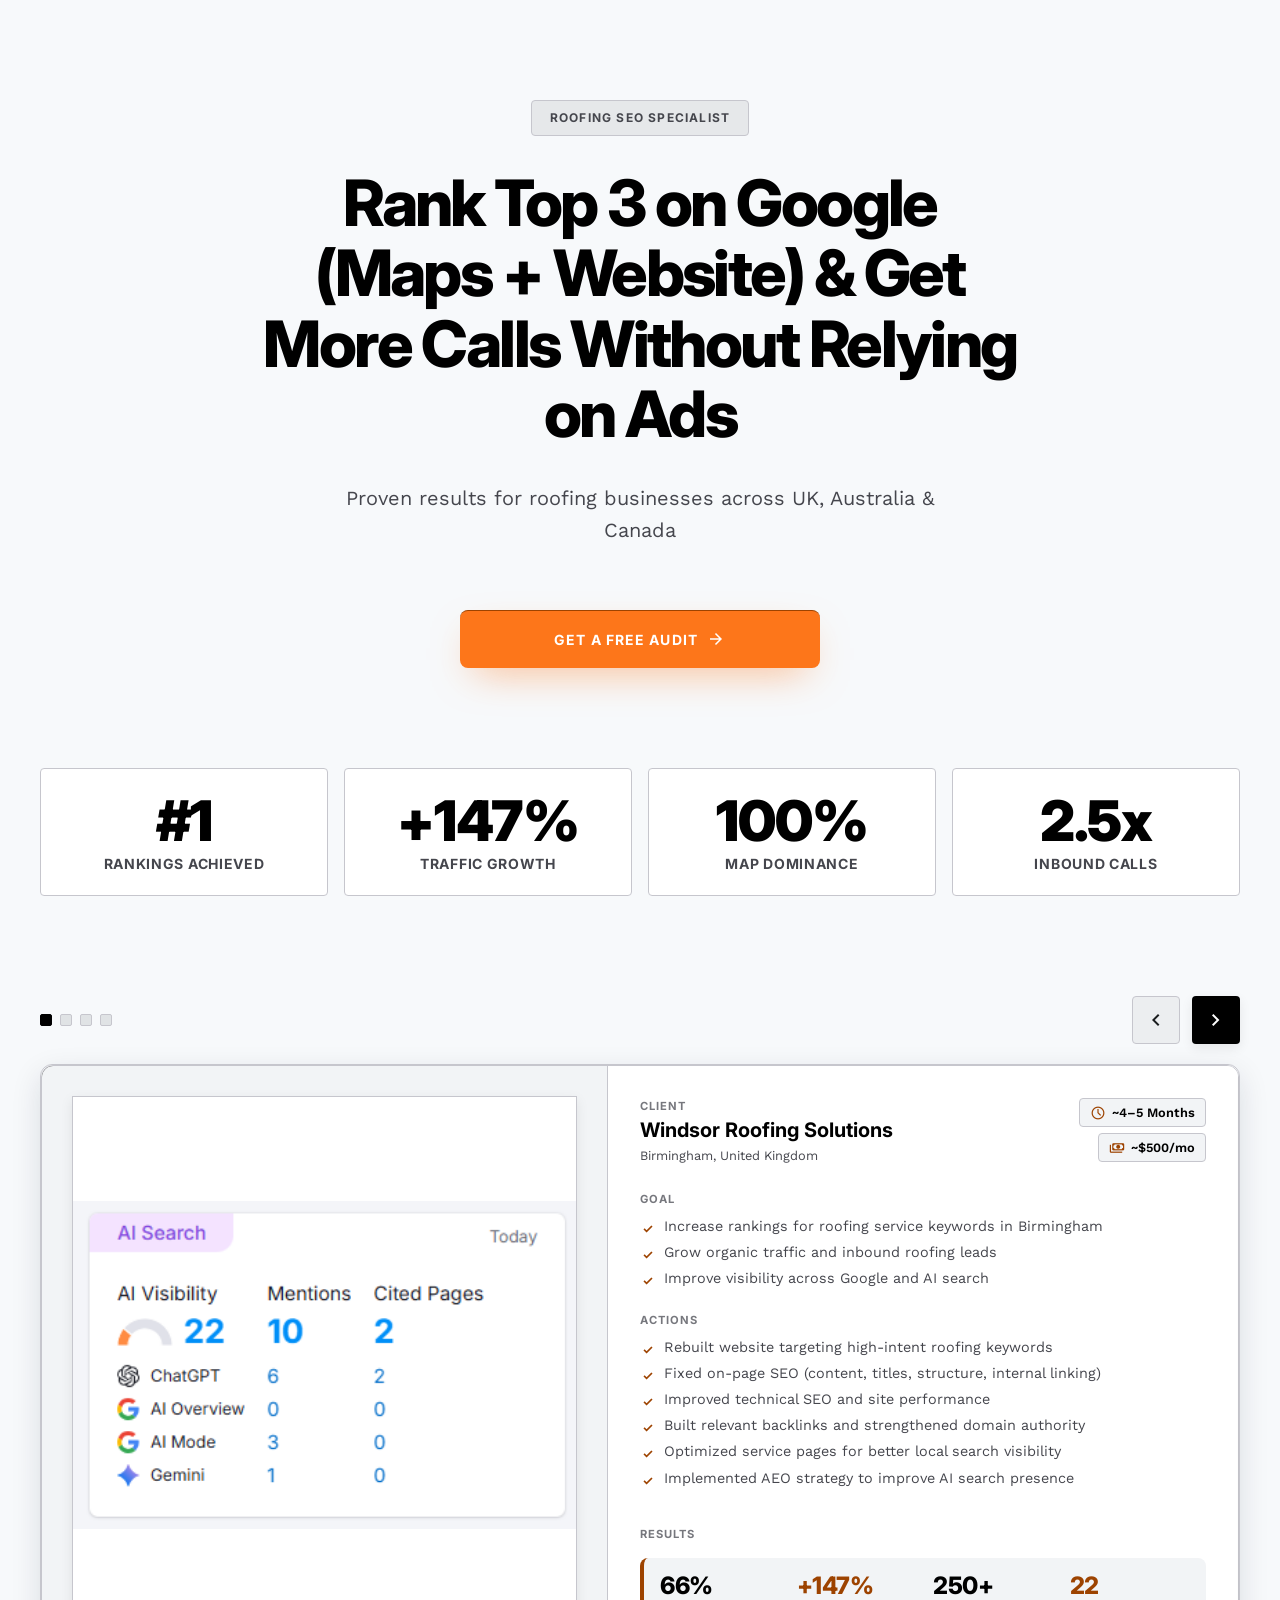
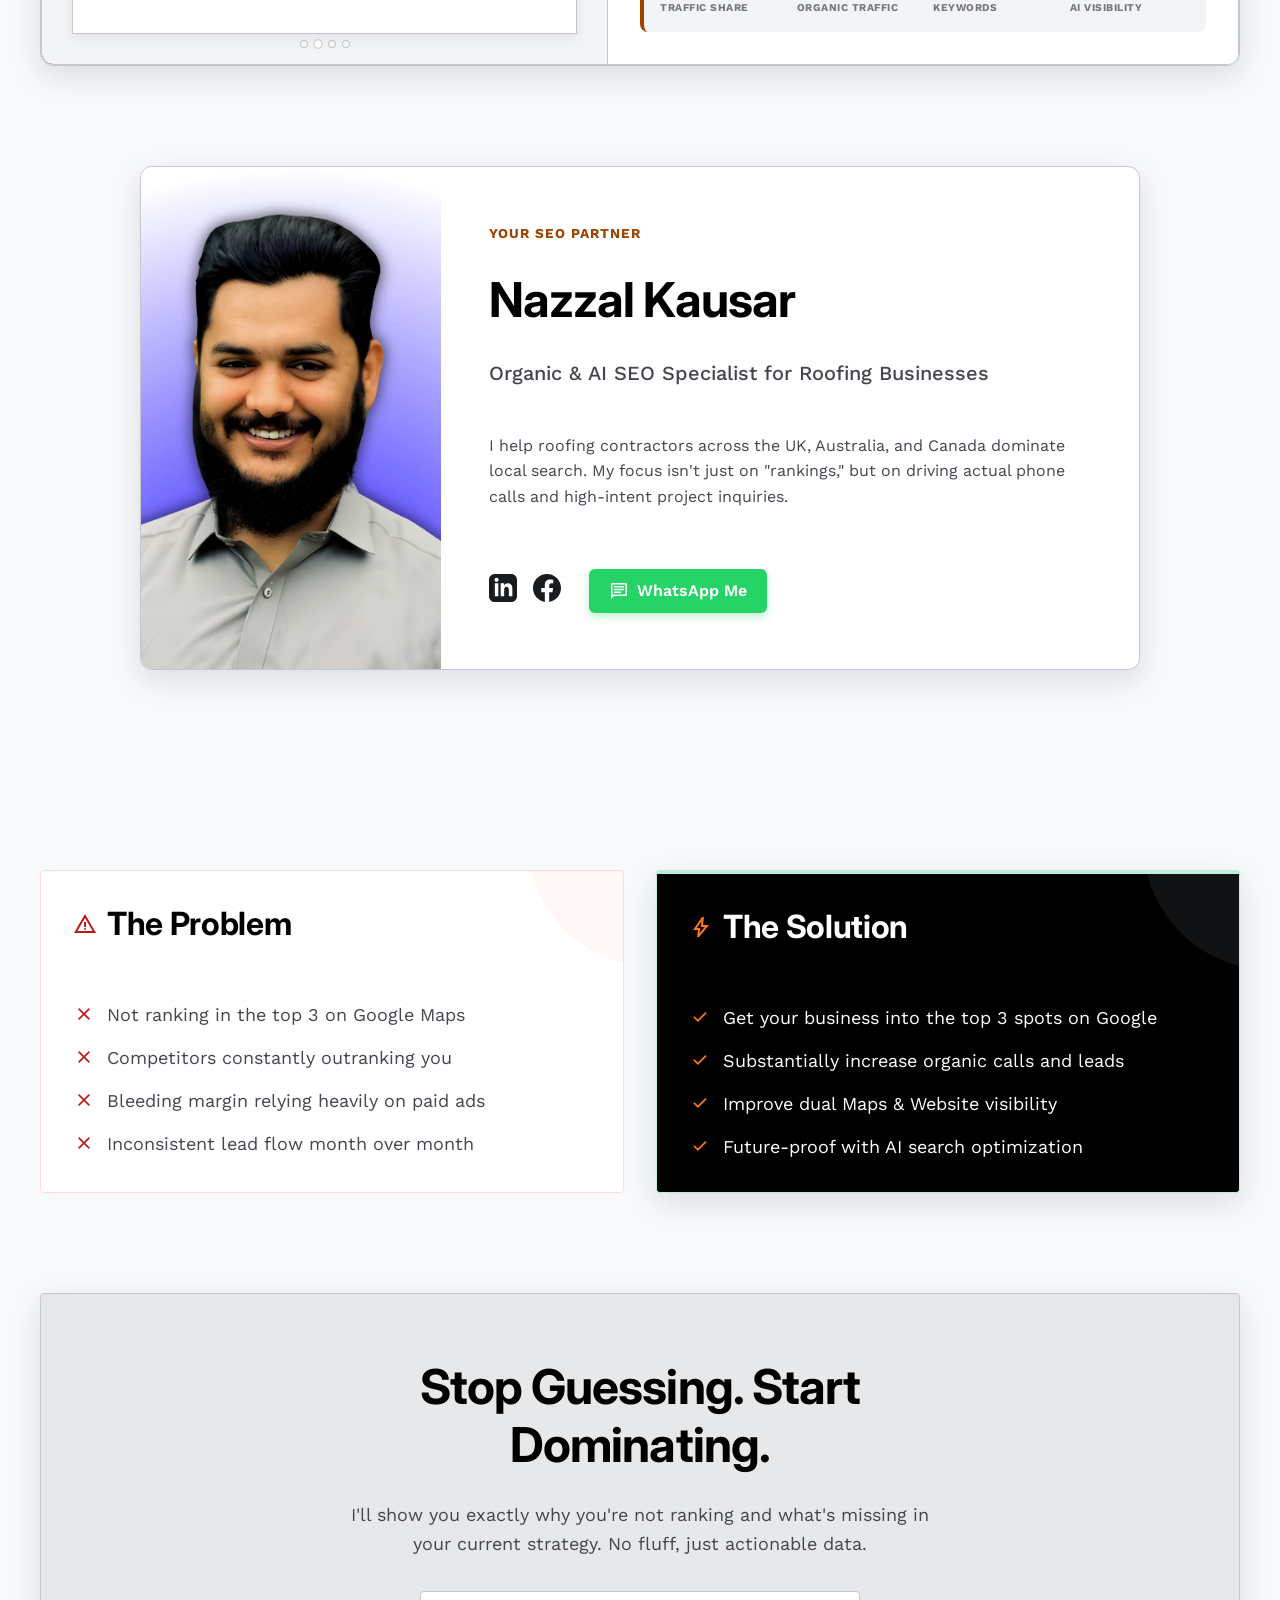
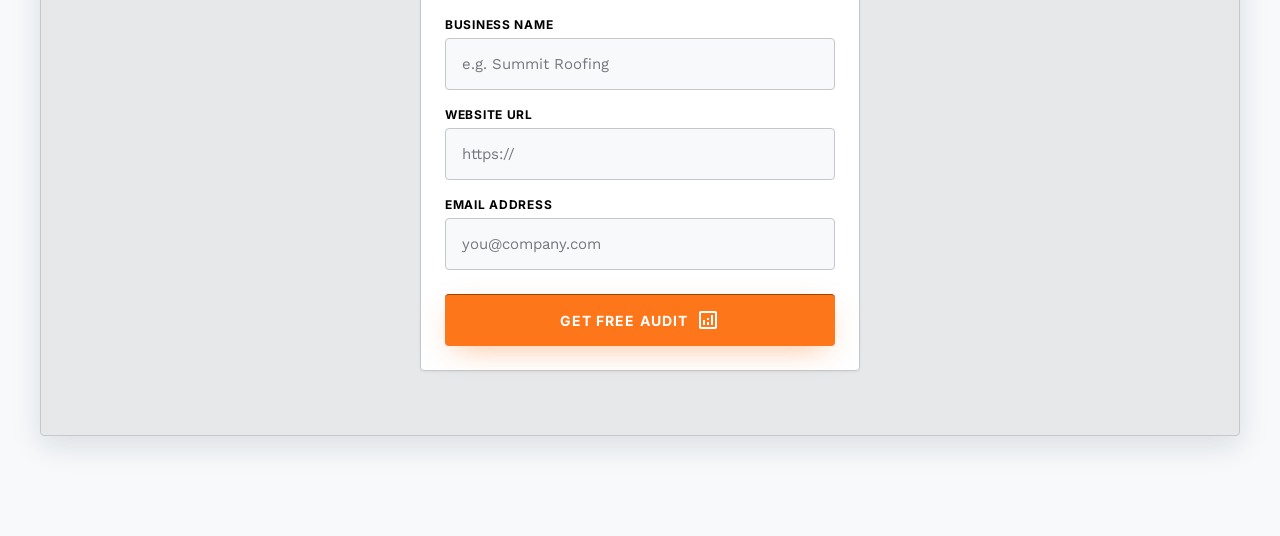
<file: index.html>
<!DOCTYPE html>
<html lang="en">

<head>
  <meta charset="utf-8" />
  <meta name="viewport" content="width=device-width, initial-scale=1.0" />
  <title>Roofing SEO Specialist - Rank Top 3 on Google Maps & Website</title>
  <meta name="description"
    content="Proven SEO results for roofing businesses. Rank top 3 on Google Maps, organic search, and AI search. Case studies from UK, Australia, Canada & USA." />
  <link rel="stylesheet" href="styles.css" />
  <link
    href="https://fonts.googleapis.com/css2?family=Inter:wght@400;600;700;800;900&family=Work+Sans:wght@400;500;600&display=swap"
    rel="stylesheet" />
  <link href="https://fonts.googleapis.com/css2?family=Material+Symbols+Outlined:wght,FILL@100..700,0..1&display=swap"
    rel="stylesheet" />
</head>

<body>

  <main class="main-container">

    <!-- ============================
       1. HERO SECTION
       ============================ -->
    <section class="hero" id="hero">
      <div class="hero__inner">
        <span class="hero__badge">Roofing SEO Specialist</span>
        <h1 class="font-h1 hero__title">Rank Top 3 on Google (Maps + Website) &amp; Get More Calls Without Relying on
          Ads</h1>
        <p class="hero__subtitle font-body-lg">Proven results for roofing businesses across UK, Australia &amp; Canada
        </p>
      </div>
      <a class="btn-cta" href="#audit" id="hero-cta">
        GET A FREE AUDIT
        <span class="material-symbols-outlined arrow-icon">arrow_forward</span>
      </a>
    </section>

    <!-- ============================
       2. PROOF STRIP
       ============================ -->
    <section class="proof-strip" id="proof-strip">
      <div class="proof-card animate-in">
        <span class="font-stat-number proof-card__number">#1</span>
        <span class="font-label-bold proof-card__label">Rankings Achieved</span>
      </div>
      <div class="proof-card animate-in">
        <span class="font-stat-number proof-card__number">+147%</span>
        <span class="font-label-bold proof-card__label">Traffic Growth</span>
      </div>
      <div class="proof-card animate-in">
        <span class="font-stat-number proof-card__number">100%</span>
        <span class="font-label-bold proof-card__label">Map Dominance</span>
      </div>
      <div class="proof-card animate-in">
        <span class="font-stat-number proof-card__number">2.5x</span>
        <span class="font-label-bold proof-card__label">Inbound Calls</span>
      </div>
    </section>

    <!-- ============================
       3. CASE STUDY CAROUSEL
       ============================ -->
    <section class="case-studies" id="case-studies">
      <div class="case-studies__header">
        <div class="carousel-pagination-main" id="carousel-pagination-main">
          <span class="dot active" data-slide="0"></span>
          <span class="dot" data-slide="1"></span>
          <span class="dot" data-slide="2"></span>
          <span class="dot" data-slide="3"></span>
        </div>
        <div class="case-studies__nav">
          <button class="carousel-btn carousel-btn--prev" id="carousel-prev" aria-label="Previous case study">
            <span class="material-symbols-outlined">chevron_left</span>
          </button>
          <button class="carousel-btn carousel-btn--next" id="carousel-next" aria-label="Next case study">
            <span class="material-symbols-outlined">chevron_right</span>
          </button>
        </div>
      </div>

      <div class="carousel-viewport" id="carousel-viewport">
        <div class="carousel-track" id="carousel-track">

          
          <!-- ============================
           CASE STUDIES CSS (INJECTED TO PRESERVE TEMPLATE STYLING WITHOUT MODIFYING styles.css)
           ============================ -->
          <style>
          .case-studies { gap: 12px !important; }
          .case-studies__header { margin-bottom: 8px !important; }
          .cs-card {
            display: flex;
            flex-direction: column;
            background: #ffffff;
            border-radius: var(--radius-xl, 12px);
            box-shadow: var(--shadow-sm, 0 1px 3px rgba(0,0,0,0.06));
            overflow: hidden;
            border: 1px solid var(--outline-variant, #c6c6cd);
          }
          @media (min-width: 1024px) {
            .cs-card {
              flex-direction: row;
            }
          }

          .cs-left {
            flex: 1;
            background: #000;
            position: relative;
            overflow: hidden;
            min-height: 250px;
          }

          .image-slider {
            width: 100%;
            height: 100%;
            position: relative;
          }

          .slider-track {
            width: 100%;
            height: 100%;
            position: relative;
          }

          .slider-img {
            position: absolute;
            top: 0;
            left: 0;
            width: 100%;
            height: 100%;
            object-fit: contain;
            opacity: 0;
            transition: opacity 0.8s ease;
          }

          .slider-img.active {
            opacity: 1;
          }

          .slider-dots {
            position: absolute;
            bottom: 16px;
            left: 50%;
            transform: translateX(-50%);
            display: flex;
            gap: 6px;
            z-index: 10;
          }

          .slider-dots .dot {
            width: 8px;
            height: 8px;
            border-radius: 50%;
            background: rgba(255, 255, 255, 0.3);
            border: 1px solid rgba(0, 0, 0, 0.2);
            transition: all 0.3s ease;
            cursor: pointer;
            padding: 0;
          }

          .slider-dots .dot.active {
            background: #ffffff;
            transform: scale(1.2);
          }

          .cs-right {
            flex: 1;
            padding: 24px;
            display: flex;
            flex-direction: column;
            gap: 20px;
            background: #ffffff;
          }
          @media (min-width: 1280px) {
            .cs-right {
              padding: 32px;
              gap: 24px;
            }
          }

          .cs-meta-top {
            display: flex;
            justify-content: space-between;
            align-items: flex-start;
            flex-wrap: wrap;
            gap: 12px;
          }

          .cs-label {
            font-size: 0.7rem;
            font-weight: 700;
            letter-spacing: 1px;
            color: var(--outline, #76777d);
            display: block;
            margin-bottom: 4px;
            text-transform: uppercase;
          }

          .cs-business {
            font-size: 1.25rem;
            font-weight: 700;
            color: var(--primary, #000);
            margin-bottom: 2px;
            font-family: var(--font-h3, 'Inter', sans-serif);
          }

          .cs-location {
            font-size: 0.8rem;
            color: var(--on-surface-variant, #45464d);
          }

          .cs-prominent-stats {
            display: flex;
            flex-direction: column;
            gap: 6px;
          }

          .cs-stat-tag {
            display: inline-flex;
            align-items: center;
            gap: 6px;
            background: var(--surface-container-low, #f2f4f6);
            padding: 4px 10px;
            border-radius: 4px;
            font-size: 0.8rem;
            font-weight: 600;
            color: var(--primary, #000);
          }

          .cs-stat-tag .material-symbols-outlined {
            font-size: 16px;
            color: var(--secondary, #9d4300);
          }

          .cs-block {
            display: flex;
            flex-direction: column;
            gap: 4px;
          }

          .cs-list {
            list-style: none;
            display: flex;
            flex-direction: column;
            gap: 6px;
            padding: 0;
            margin: 0;
          }

          .cs-list li {
            position: relative;
            padding-left: 24px;
            color: var(--on-surface-variant, #45464d);
            line-height: 1.4;
            font-size: 0.9rem;
          }

          .cs-list li::before {
            content: "check";
            font-family: 'Material Symbols Outlined';
            position: absolute;
            left: 0;
            top: 2px;
            color: var(--secondary, #9d4300);
            font-size: 16px;
            font-weight: 600;
          }

          .cs-results-box {
            background: var(--surface-container-low, #f2f4f6);
            padding: 16px;
            border-radius: 8px;
            border-left: 4px solid var(--secondary, #9d4300);
          }

          .cs-results-grid {
            display: grid;
            grid-template-columns: repeat(2, 1fr);
            gap: 16px;
          }
          @media (min-width: 640px) {
            .cs-results-grid {
              grid-template-columns: repeat(4, 1fr);
            }
          }

          .cs-result-item {
            display: flex;
            flex-direction: column;
            gap: 2px;
          }

          .cs-result-number {
            font-size: 1.5rem;
            font-weight: 800;
            color: var(--primary, #000);
            letter-spacing: -0.02em;
            font-family: var(--font-h2, 'Inter', sans-serif);
          }

          .cs-result-number.accent {
            color: var(--secondary, #9d4300);
          }

          .cs-result-desc {
            font-size: 0.65rem;
            font-weight: 700;
            text-transform: uppercase;
            letter-spacing: 0.5px;
            color: var(--outline, #76777d);
          }
          </style>

          <!-- ===== CASE STUDY 1 ===== -->
          <div class="carousel-slide" data-index="0">
            <div class="cs-card">
              <div class="cs-left">
                <div class="image-slider" data-slider="0">
                  <div class="slider-track">
                    <img src="case-study-1-1.png" alt="Windsor Roofing Solutions — SEO traffic growth chart" class="slider-img image-slider__slide active" />
                    <img src="case-study-1-2.png" alt="Windsor Roofing Solutions — keyword rankings" class="slider-img image-slider__slide" />
                    <img src="case-study-1-3.png" alt="Windsor Roofing Solutions — authority score improvement" class="slider-img image-slider__slide" />
                    <img src="case-study-1-4.png" alt="Windsor Roofing Solutions — AI search visibility" class="slider-img image-slider__slide" />
                  </div>
                  <div class="slider-dots image-slider__dots">
                    <button class="dot image-slider__dot active" data-index="0" aria-label="Image 1"></button>
                    <button class="dot image-slider__dot" data-index="1" aria-label="Image 2"></button>
                    <button class="dot image-slider__dot" data-index="2" aria-label="Image 3"></button>
                    <button class="dot image-slider__dot" data-index="3" aria-label="Image 4"></button>
                  </div>
                </div>
              </div>
              <div class="cs-right">
                <div class="cs-meta-top">
                  <div>
                    <span class="cs-label">CLIENT</span>
                    <h3 class="cs-business">Windsor Roofing Solutions</h3>
                    <span class="cs-location">Birmingham, United Kingdom</span>
                  </div>
                  <div class="cs-prominent-stats">
                    <div class="cs-stat-tag">
                      <span class="material-symbols-outlined">schedule</span>
                      ~4–5 Months
                    </div>
                    <div class="cs-stat-tag">
                      <span class="material-symbols-outlined">payments</span>
                      ~$500/mo
                    </div>
                  </div>
                </div>
                <div class="cs-block">
                  <span class="cs-label">GOAL</span>
                  <ul class="cs-list">
                    <li>Increase rankings for roofing service keywords in Birmingham</li>
                    <li>Grow organic traffic and inbound roofing leads</li>
                    <li>Improve visibility across Google and AI search</li>
                  </ul>
                </div>
                <div class="cs-block">
                  <span class="cs-label">ACTIONS</span>
                  <ul class="cs-list">
                    <li>Rebuilt website targeting high-intent roofing keywords</li>
                    <li>Fixed on-page SEO (content, titles, structure, internal linking)</li>
                    <li>Improved technical SEO and site performance</li>
                    <li>Built relevant backlinks and strengthened domain authority</li>
                    <li>Optimized service pages for better local search visibility</li>
                    <li>Implemented AEO strategy to improve AI search presence</li>
                  </ul>
                </div>
                <div class="cs-block" style="margin-top: auto;">
                  <span class="cs-label">RESULTS</span>
                  <div class="cs-results-box">
                    <div class="cs-results-grid">
                    <div class="cs-result-item">
                      <div class="cs-result-number">66%</div>
                      <div class="cs-result-desc">Traffic Share</div>
                    </div>
                    <div class="cs-result-item">
                      <div class="cs-result-number accent">+147%</div>
                      <div class="cs-result-desc">Organic Traffic</div>
                    </div>
                    <div class="cs-result-item">
                      <div class="cs-result-number">250+</div>
                      <div class="cs-result-desc">Keywords</div>
                    </div>
                    <div class="cs-result-item">
                      <div class="cs-result-number accent">22</div>
                      <div class="cs-result-desc">AI Visibility</div>
                    </div>
                  </div>
                </div>
                </div>
              </div>
            </div>
          </div>

          <!-- ===== CASE STUDY 2 ===== -->
          <div class="carousel-slide" data-index="1">
            <div class="cs-card">
              <div class="cs-left">
                <div class="image-slider" data-slider="1">
                  <div class="slider-track">
                    <img src="case-study-2-1.png" alt="Peak Line Roofing — #1 ranking achievement" class="slider-img image-slider__slide active" />
                    <img src="case-study-2-2.png" alt="Peak Line Roofing — organic traffic growth" class="slider-img image-slider__slide" />
                    <img src="case-study-2-3.png" alt="Peak Line Roofing — keyword rankings" class="slider-img image-slider__slide" />
                    <img src="case-study-2-4.png" alt="Peak Line Roofing — AI search visibility" class="slider-img image-slider__slide" />
                  </div>
                  <div class="slider-dots image-slider__dots">
                    <button class="dot image-slider__dot active" data-index="0" aria-label="Image 1"></button>
                    <button class="dot image-slider__dot" data-index="1" aria-label="Image 2"></button>
                    <button class="dot image-slider__dot" data-index="2" aria-label="Image 3"></button>
                    <button class="dot image-slider__dot" data-index="3" aria-label="Image 4"></button>
                  </div>
                </div>
              </div>
              <div class="cs-right">
                <div class="cs-meta-top">
                  <div>
                    <span class="cs-label">CLIENT</span>
                    <h3 class="cs-business">Peak Line Roofing</h3>
                    <span class="cs-location">Calgary, Canada</span>
                  </div>
                  <div class="cs-prominent-stats">
                    <div class="cs-stat-tag">
                      <span class="material-symbols-outlined">schedule</span>
                      6 Months
                    </div>
                    <div class="cs-stat-tag">
                      <span class="material-symbols-outlined">payments</span>
                      ~$400/mo
                    </div>
                  </div>
                </div>
                <div class="cs-block">
                  <span class="cs-label">GOAL</span>
                  <ul class="cs-list">
                    <li>Rank #1 for roofing keywords in Calgary</li>
                    <li>Build organic visibility from zero</li>
                    <li>Generate consistent inbound roofing leads</li>
                  </ul>
                </div>
                <div class="cs-block">
                  <span class="cs-label">ACTIONS</span>
                  <ul class="cs-list">
                    <li>Built website SEO from ground up targeting roofing keywords</li>
                    <li>Structured service pages for high-intent local searches</li>
                    <li>Fixed on-page SEO (content, titles, internal linking)</li>
                    <li>Built backlinks and strengthened domain authority</li>
                    <li>Improved technical SEO and site performance</li>
                    <li>Implemented AEO strategy to grow AI search visibility</li>
                  </ul>
                </div>
                <div class="cs-block" style="margin-top: auto;">
                  <span class="cs-label">RESULTS</span>
                  <div class="cs-results-box">
                    <div class="cs-results-grid">
                    <div class="cs-result-item">
                      <div class="cs-result-number accent">#1</div>
                      <div class="cs-result-desc">Ranking</div>
                    </div>
                    <div class="cs-result-item">
                      <div class="cs-result-number">10%</div>
                      <div class="cs-result-desc">Traffic Share</div>
                    </div>
                    <div class="cs-result-item">
                      <div class="cs-result-number">649+</div>
                      <div class="cs-result-desc">Keywords</div>
                    </div>
                    <div class="cs-result-item">
                      <div class="cs-result-number accent">14</div>
                      <div class="cs-result-desc">AI Visibility</div>
                    </div>
                  </div>
                </div>
                </div>
              </div>
            </div>
          </div>

          <!-- ===== CASE STUDY 3 ===== -->
          <div class="carousel-slide" data-index="2">
            <div class="cs-card">
              <div class="cs-left">
                <div class="image-slider" data-slider="2">
                  <div class="slider-track">
                    <img src="case-study-3-1.png" alt="Texas Roofers — SEO growth trend" class="slider-img image-slider__slide active" />
                    <img src="case-study-3-2.png" alt="Texas Roofers — keyword ranking growth" class="slider-img image-slider__slide" />
                    <img src="case-study-3-3.png" alt="Texas Roofers — authority score" class="slider-img image-slider__slide" />
                    <img src="case-study-3-4.png" alt="Texas Roofers — AI search visibility" class="slider-img image-slider__slide" />
                  </div>
                  <div class="slider-dots image-slider__dots">
                    <button class="dot image-slider__dot active" data-index="0" aria-label="Image 1"></button>
                    <button class="dot image-slider__dot" data-index="1" aria-label="Image 2"></button>
                    <button class="dot image-slider__dot" data-index="2" aria-label="Image 3"></button>
                    <button class="dot image-slider__dot" data-index="3" aria-label="Image 4"></button>
                  </div>
                </div>
              </div>
              <div class="cs-right">
                <div class="cs-meta-top">
                  <div>
                    <span class="cs-label">CLIENT</span>
                    <h3 class="cs-business">Texas Roofers</h3>
                    <span class="cs-location">Texas, United States</span>
                  </div>
                  <div class="cs-prominent-stats">
                    <div class="cs-stat-tag">
                      <span class="material-symbols-outlined">schedule</span>
                      11 Months
                    </div>
                    <div class="cs-stat-tag">
                      <span class="material-symbols-outlined">payments</span>
                      ~$480/mo
                    </div>
                  </div>
                </div>
                <div class="cs-block">
                  <span class="cs-label">GOAL</span>
                  <ul class="cs-list">
                    <li>Increase rankings for roofing keywords in Texas</li>
                    <li>Grow organic traffic and lead flow from Google</li>
                    <li>Build visibility from low baseline in a competitive market</li>
                  </ul>
                </div>
                <div class="cs-block">
                  <span class="cs-label">ACTIONS</span>
                  <ul class="cs-list">
                    <li>Rebuilt website targeting high-intent roofing keywords</li>
                    <li>Fixed on-page SEO (content, titles, internal linking)</li>
                    <li>Improved technical SEO and site performance</li>
                    <li>Built backlinks and strengthened domain authority</li>
                    <li>Optimized service pages for better local visibility</li>
                    <li>Implemented AEO strategy to grow AI search presence</li>
                  </ul>
                </div>
                <div class="cs-block" style="margin-top: auto;">
                  <span class="cs-label">RESULTS</span>
                  <div class="cs-results-box">
                    <div class="cs-results-grid">
                    <div class="cs-result-item">
                      <div class="cs-result-number">615+</div>
                      <div class="cs-result-desc">Keywords</div>
                    </div>
                    <div class="cs-result-item">
                      <div class="cs-result-number accent">+21%</div>
                      <div class="cs-result-desc">Keyword Growth</div>
                    </div>
                    <div class="cs-result-item">
                      <div class="cs-result-number">317</div>
                      <div class="cs-result-desc">Monthly Traffic</div>
                    </div>
                    <div class="cs-result-item">
                      <div class="cs-result-number accent">15</div>
                      <div class="cs-result-desc">AI Visibility</div>
                    </div>
                  </div>
                </div>
                </div>
              </div>
            </div>
          </div>

          <!-- ===== CASE STUDY 4 ===== -->
          <div class="carousel-slide" data-index="3">
            <div class="cs-card">
              <div class="cs-left">
                <div class="image-slider" data-slider="3">
                  <div class="slider-track">
                    <img src="case-study-4-1.png" alt="Perth Re-Roofing — Google Maps #1 grid dominance" class="slider-img image-slider__slide active" />
                    <img src="case-study-4-2.png" alt="Perth Re-Roofing — local pack visibility" class="slider-img image-slider__slide" />
                  </div>
                  <div class="slider-dots image-slider__dots">
                    <button class="dot image-slider__dot active" data-index="0" aria-label="Image 1"></button>
                    <button class="dot image-slider__dot" data-index="1" aria-label="Image 2"></button>
                  </div>
                </div>
              </div>
              <div class="cs-right">
                <div class="cs-meta-top">
                  <div>
                    <span class="cs-label">CLIENT</span>
                    <h3 class="cs-business">Perth Re-Roofing</h3>
                    <span class="cs-location">Perth, Australia</span>
                  </div>
                  <div class="cs-prominent-stats">
                    <div class="cs-stat-tag">
                      <span class="material-symbols-outlined">schedule</span>
                      ~4–5 Months
                    </div>
                    <div class="cs-stat-tag">
                      <span class="material-symbols-outlined">payments</span>
                      ~$700/mo
                    </div>
                  </div>
                </div>
                <div class="cs-block">
                  <span class="cs-label">GOAL</span>
                  <ul class="cs-list">
                    <li>Achieve #1 rankings across Perth for roofing keywords</li>
                    <li>Dominate Google Maps visibility in target service area</li>
                    <li>Generate consistent high-intent roofing leads</li>
                  </ul>
                </div>
                <div class="cs-block">
                  <span class="cs-label">ACTIONS</span>
                  <ul class="cs-list">
                    <li>Fully optimized Google Business Profile for maximum local visibility</li>
                    <li>Fixed categories, services, and keyword targeting</li>
                    <li>Improved listing relevance and proximity signals</li>
                    <li>Implemented consistent posting and engagement strategy</li>
                    <li>Strengthened citation consistency across directories</li>
                    <li>Optimized profile for high-intent roofing searches</li>
                  </ul>
                </div>
                <div class="cs-block" style="margin-top: auto;">
                  <span class="cs-label">RESULTS</span>
                  <div class="cs-results-box">
                    <div class="cs-results-grid">
                    <div class="cs-result-item">
                      <div class="cs-result-number accent">#1</div>
                      <div class="cs-result-desc">Perth Grid</div>
                    </div>
                    <div class="cs-result-item">
                      <div class="cs-result-number">100.0</div>
                      <div class="cs-result-desc">SoLV Score</div>
                    </div>
                    <div class="cs-result-item">
                      <div class="cs-result-number accent">100%</div>
                      <div class="cs-result-desc">Grid Coverage</div>
                    </div>
                  </div>
                </div>
              </div>
            </div>
          </div>

        </div><!-- /carousel-track -->
      </div><!-- /carousel-viewport -->

    </section>

    <!-- ============================
       ABOUT ME / SPECIALIST
       ============================ -->
    <style>
      .specialist-intro {
        margin-bottom: var(--section-padding, 100px);
        padding: 0 var(--gutter, 20px);
      }
      .specialist-card {
        max-width: 1000px;
        margin: 0 auto;
        background: #ffffff;
        border-radius: var(--radius-xl, 12px);
        box-shadow: var(--shadow-lg, 0 10px 30px rgba(0,0,0,0.08));
        display: flex;
        flex-direction: column;
        overflow: hidden;
      }
      @media (min-width: 768px) {
        .specialist-card {
          flex-direction: row;
          align-items: stretch;
        }
      }
      .specialist-image-container {
        width: 100%;
        min-height: 300px;
        position: relative;
        overflow: hidden;
        background: var(--surface-container-high, #e6e8ea);
      }
      @media (min-width: 768px) {
        .specialist-image-container {
          width: 40%;
          min-height: auto;
        }
      }
      .specialist-img {
        width: 100%;
        height: 100%;
        object-fit: cover;
        position: absolute;
        top: 0;
        left: 0;
      }
      .specialist-info {
        padding: 40px 32px;
        flex: 1;
        display: flex;
        flex-direction: column;
        justify-content: center;
      }
      @media (min-width: 768px) {
        .specialist-info {
          padding: 56px 48px;
        }
      }
    </style>
    <section class="specialist-intro" id="specialist">
      <div class="specialist-card">
        <div class="specialist-image-container">
          <img src="nazzal-kausar-seo-specialist-organic-ai-seo.webp" alt="Nazzal Kausar" class="specialist-img" loading="lazy">
        </div>
        <div class="specialist-info">
          <span style="font-weight: 700; color: var(--secondary, #9d4300); letter-spacing: 1px; display: block; margin-bottom: 8px; font-size: 0.85rem; text-transform: uppercase;">YOUR SEO PARTNER</span>
          <h2 class="font-h2 specialist-name" style="margin-bottom: 8px;">Nazzal Kausar</h2>
          <p class="font-body-lg specialist-title" style="margin-bottom: 24px; color: var(--on-surface-variant, #45464d); font-weight: 500;">Organic & AI SEO Specialist for Roofing Businesses</p>
          <p class="specialist-bio" style="margin-bottom: 32px; line-height: 1.6; color: var(--on-surface-variant, #45464d);">
            I help roofing contractors across the UK, Australia, and Canada dominate local search. My focus isn't just on "rankings," but on driving actual phone calls and high-intent project inquiries.
          </p>
          <div class="specialist-socials" style="display: flex; gap: 16px; align-items: center; flex-wrap: wrap;">
            <a href="https://linkedin.com/in/nazzalkausar" target="_blank" class="social-link" aria-label="LinkedIn" style="color: var(--on-surface, #191c1e); transition: color 0.2s;">
              <svg class="social-icon" fill="currentColor" viewBox="0 0 24 24" style="width: 28px; height: 28px;"><path d="M19 0h-14c-2.761 0-5 2.239-5 5v14c0 2.761 2.239 5 5 5h14c2.761 0 5-2.239 5-5v-14c0-2.761-2.239-5-5-5zm-11 19h-3v-11h3v11zm-1.5-12.268c-.966 0-1.75-.79-1.75-1.764s.784-1.764 1.75-1.764 1.75.79 1.75 1.764-.783 1.764-1.75 1.764zm13.5 12.268h-3v-5.604c0-3.368-4-3.113-4 0v5.604h-3v-11h3v1.765c1.396-2.586 7-2.777 7 2.476v6.759z"/></svg>
            </a>
            <a href="https://www.facebook.com/iamnazzalkausar" target="_blank" class="social-link" aria-label="Facebook" style="color: var(--on-surface, #191c1e); transition: color 0.2s;">
              <svg class="social-icon" fill="currentColor" viewBox="0 0 24 24" style="width: 28px; height: 28px;"><path d="M24 12.073c0-6.627-5.373-12-12-12s-12 5.373-12 12c0 5.99 4.388 10.954 10.125 11.854v-8.385H7.078v-3.47h3.047V9.43c0-3.007 1.792-4.669 4.533-4.669 1.312 0 2.686.235 2.686.235v2.953H15.83c-1.491 0-1.956.925-1.956 1.874v2.25h3.328l-.532 3.47h-2.796v8.385C19.612 23.027 24 18.062 24 12.073z"/></svg>
            </a>
            <a href="https://wa.me/447348945842" target="_blank" style="display: flex; align-items: center; gap: 8px; padding: 10px 20px; background-color: #25D366 !important; color: #ffffff !important; border-radius: 6px; text-decoration: none; font-weight: 600; font-size: 1rem; box-shadow: 0 4px 10px rgba(37, 211, 102, 0.3); transition: transform 0.2s, box-shadow 0.2s, background-color 0.2s; margin-left: 12px;">
              <span class="material-symbols-outlined" style="font-size: 20px;">chat</span>
              WhatsApp Me
            </a>
          </div>
        </div>
      </div>
    </section>

    <!-- ============================
       4. PAIN POINTS & SOLUTION
       ============================ -->
    <section class="problem-solution" id="problem-solution">
      <!-- Pain Points -->
      <div class="pain-card">
        <div class="pain-card__decor"></div>
        <h3 class="font-h3 pain-card__title">
          <span class="material-symbols-outlined pain-card__icon">warning</span>
          The Problem
        </h3>
        <ul class="pain-list">
          <li>
            <span class="material-symbols-outlined icon-x">close</span>
            Not ranking in the top 3 on Google Maps
          </li>
          <li>
            <span class="material-symbols-outlined icon-x">close</span>
            Competitors constantly outranking you
          </li>
          <li>
            <span class="material-symbols-outlined icon-x">close</span>
            Bleeding margin relying heavily on paid ads
          </li>
          <li>
            <span class="material-symbols-outlined icon-x">close</span>
            Inconsistent lead flow month over month
          </li>
        </ul>
      </div>
      <!-- Solution -->
      <div class="solution-card">
        <div class="solution-card__decor"></div>
        <h3 class="font-h3 solution-card__title">
          <span class="material-symbols-outlined solution-card__icon">bolt</span>
          The Solution
        </h3>
        <ul class="solution-list">
          <li>
            <span class="material-symbols-outlined icon-check">check</span>
            Get your business into the top 3 spots on Google
          </li>
          <li>
            <span class="material-symbols-outlined icon-check">check</span>
            Substantially increase organic calls and leads
          </li>
          <li>
            <span class="material-symbols-outlined icon-check">check</span>
            Improve dual Maps &amp; Website visibility
          </li>
          <li>
            <span class="material-symbols-outlined icon-check">check</span>
            Future-proof with AI search optimization
          </li>
        </ul>
      </div>
    </section>

    <!-- ============================
       5. OFFER & FINAL CTA
       ============================ -->
    <section class="cta-section" id="audit">
      <div class="cta-section__text">
        <h2 class="font-h2 cta-section__title">Stop Guessing. Start Dominating.</h2>
        <p class="cta-section__subtitle">I'll show you exactly why you're not ranking and what's missing in your current
          strategy. No fluff, just actionable data.</p>
      </div>
      <form class="audit-form" id="audit-form" onsubmit="return false;">
        <div class="form-group">
          <label for="business-name">Business Name</label>
          <input type="text" id="business-name" placeholder="e.g. Summit Roofing" required />
        </div>
        <div class="form-group">
          <label for="website-url">Website URL</label>
          <input type="url" id="website-url" placeholder="https://" required />
        </div>
        <div class="form-group">
          <label for="email-address">Email Address</label>
          <input type="email" id="email-address" placeholder="you@company.com" required />
        </div>
        <button type="submit" class="btn-submit" id="submit-audit">
          GET FREE AUDIT
          <span class="material-symbols-outlined">analytics</span>
        </button>
      </form>
    </section>

  </main>

  <!-- ============================================================
     JAVASCRIPT — Carousel, Image Sliders, Swipe Support
     ============================================================ -->
  <script>
    (function () {
      'use strict';

      // ==========================================
      // CASE STUDY CAROUSEL
      // ==========================================
      const track = document.getElementById('carousel-track');
      const slides = track.querySelectorAll('.carousel-slide');
      const prevBtn = document.getElementById('carousel-prev');
      const nextBtn = document.getElementById('carousel-next');
      const indicators = document.querySelectorAll('.carousel-pagination-main .dot');
      let currentSlide = 0;
      const totalSlides = slides.length;

      function goToSlide(index) {
        if (index < 0) index = totalSlides - 1;
        if (index >= totalSlides) index = 0;
        currentSlide = index;
        track.style.transform = `translateX(-${currentSlide * 100}%)`;

        // Update indicators
        indicators.forEach((ind, i) => {
          ind.classList.toggle('active', i === currentSlide);
        });
      }

      prevBtn.addEventListener('click', () => goToSlide(currentSlide - 1));
      nextBtn.addEventListener('click', () => goToSlide(currentSlide + 1));

      indicators.forEach(ind => {
        ind.addEventListener('click', () => {
          goToSlide(parseInt(ind.dataset.slide));
        });
      });

      // Swipe support
      let touchStartX = 0;
      let touchEndX = 0;
      const viewport = document.getElementById('carousel-viewport');

      viewport.addEventListener('touchstart', (e) => {
        touchStartX = e.changedTouches[0].screenX;
      }, { passive: true });

      viewport.addEventListener('touchend', (e) => {
        touchEndX = e.changedTouches[0].screenX;
        const diff = touchStartX - touchEndX;
        if (Math.abs(diff) > 50) {
          if (diff > 0) {
            goToSlide(currentSlide + 1);
          } else {
            goToSlide(currentSlide - 1);
          }
        }
      }, { passive: true });

      // Keyboard navigation
      document.addEventListener('keydown', (e) => {
        if (e.key === 'ArrowLeft') goToSlide(currentSlide - 1);
        if (e.key === 'ArrowRight') goToSlide(currentSlide + 1);
      });

      // ==========================================
      // IMAGE SLIDERS (Auto-play per case study)
      // ==========================================
      const sliders = document.querySelectorAll('.image-slider');

      sliders.forEach(slider => {
        const slideEls = slider.querySelectorAll('.image-slider__slide');
        const dots = slider.querySelectorAll('.image-slider__dot');
        let activeIndex = 0;
        const totalImages = slideEls.length;

        function showImage(index) {
          slideEls.forEach((s, i) => {
            s.classList.toggle('active', i === index);
          });
          dots.forEach((d, i) => {
            d.classList.toggle('active', i === index);
          });
          activeIndex = index;
        }

        // Auto-play every 3.5 seconds
        let autoPlayInterval = setInterval(() => {
          showImage((activeIndex + 1) % totalImages);
        }, 3500);

        // Dot click
        dots.forEach(dot => {
          dot.addEventListener('click', () => {
            clearInterval(autoPlayInterval);
            showImage(parseInt(dot.dataset.index));
            autoPlayInterval = setInterval(() => {
              showImage((activeIndex + 1) % totalImages);
            }, 3500);
          });
        });
      });

      // ==========================================
      // FORM SUBMIT FEEDBACK
      // ==========================================
      const form = document.getElementById('audit-form');
      const submitBtn = document.getElementById('submit-audit');

      form.addEventListener('submit', (e) => {
        e.preventDefault();
        const name = document.getElementById('business-name').value.trim();
        const url = document.getElementById('website-url').value.trim();
        const email = document.getElementById('email-address').value.trim();

        if (name && url && email) {
          submitBtn.textContent = '✓ REQUEST SENT';
          submitBtn.style.background = '#16a34a';
          submitBtn.style.boxShadow = '0 10px 30px -10px rgba(22,163,74,0.4)';
          submitBtn.style.borderTop = '1px solid #15803d';
          submitBtn.disabled = true;

          setTimeout(() => {
            submitBtn.innerHTML = 'GET FREE AUDIT <span class="material-symbols-outlined">analytics</span>';
            submitBtn.style.background = '';
            submitBtn.style.boxShadow = '';
            submitBtn.style.borderTop = '';
            submitBtn.disabled = false;
            form.reset();
          }, 3000);
        }
      });

    })();
  </script>

</body>

</html>
</file>
<file: styles.css>
﻿/* ============================================================
   ROOFING SEO PORTFOLIO — Design System & Styles
   ============================================================ */

/* --- Google Fonts --- */
@import url('https://fonts.googleapis.com/css2?family=Inter:wght@400;600;700;800;900&family=Work+Sans:wght@400;500;600&display=swap');

/* --- CSS Custom Properties (Design Tokens) --- */
:root {
  /* Surfaces */
  --surface: #f7f9fb;
  --surface-dim: #d8dadc;
  --surface-bright: #f7f9fb;
  --surface-container-lowest: #ffffff;
  --surface-container-low: #f2f4f6;
  --surface-container: #eceef0;
  --surface-container-high: #e6e8ea;
  --surface-container-highest: #e0e3e5;

  /* On-Surface */
  --on-surface: #191c1e;
  --on-surface-variant: #45464d;

  /* Outline */
  --outline: #76777d;
  --outline-variant: #c6c6cd;

  /* Primary */
  --primary: #000000;
  --on-primary: #ffffff;
  --primary-container: #131b2e;
  --on-primary-container: #7c839b;

  /* Secondary (Emergency Orange) */
  --secondary: #9d4300;
  --on-secondary: #ffffff;
  --secondary-container: #fd761a;
  --on-secondary-container: #5c2400;
  --secondary-fixed-dim: #ffb690;

  /* Tertiary */
  --tertiary: #000000;
  --on-tertiary: #ffffff;
  --tertiary-container: #0d1c2f;
  --tertiary-fixed: #d5e3fd;

  /* Error */
  --error: #ba1a1a;
  --on-error: #ffffff;
  --error-container: #ffdad6;
  --on-error-container: #93000a;

  /* Background */
  --background: #f7f9fb;
  --on-background: #191c1e;

  /* Spacing */
  --container-max: 1280px;
  --gutter: 32px;
  --section-padding: 100px;
  --stack-sm: 16px;
  --stack-md: 32px;
  --stack-lg: 64px;

  /* Radius */
  --radius-sm: 0.125rem;
  --radius: 0.25rem;
  --radius-md: 0.375rem;
  --radius-lg: 0.5rem;
  --radius-xl: 0.75rem;
  --radius-full: 9999px;

  /* Shadows */
  --shadow-sm: 0 1px 3px rgba(0, 0, 0, 0.06);
  --shadow-md: 0 4px 12px rgba(0, 0, 0, 0.08);
  --shadow-lg: 0 10px 30px rgba(19, 27, 46, 0.12);
  --shadow-cta: 0 15px 40px -15px rgba(253, 118, 26, 0.6);
  --shadow-cta-hover: 0 20px 50px -15px rgba(253, 118, 26, 0.75);
}

/* --- Reset & Base --- */
*,
*::before,
*::after {
  margin: 0;
  padding: 0;
  box-sizing: border-box;
}

html {
  scroll-behavior: smooth;
  -webkit-font-smoothing: antialiased;
  -moz-osx-font-smoothing: grayscale;
}

body {
  font-family: 'Work Sans', sans-serif;
  font-size: 16px;
  line-height: 1.5;
  color: var(--on-background);
  background-color: var(--background);
  min-height: 100vh;
  overflow-x: hidden;
}

img {
  display: block;
  max-width: 100%;
}

a {
  text-decoration: none;
  color: inherit;
}

ul,
ol {
  list-style: none;
}

button {
  cursor: pointer;
  border: none;
  background: none;
  font-family: inherit;
}

input {
  font-family: inherit;
  border: none;
  outline: none;
}

/* --- Typography --- */
.font-h1 {
  font-family: 'Inter', sans-serif;
  font-size: clamp(36px, 6vw, 64px);
  font-weight: 800;
  line-height: 1.1;
  letter-spacing: -0.04em;
}

.font-h2 {
  font-family: 'Inter', sans-serif;
  font-size: clamp(30px, 4.5vw, 48px);
  font-weight: 700;
  line-height: 1.2;
  letter-spacing: -0.02em;
}

.font-h3 {
  font-family: 'Inter', sans-serif;
  font-size: clamp(24px, 3vw, 32px);
  font-weight: 700;
  line-height: 1.3;
  letter-spacing: -0.01em;
}

.font-body-lg {
  font-family: 'Work Sans', sans-serif;
  font-size: 20px;
  line-height: 1.6;
}

.font-body-md {
  font-family: 'Work Sans', sans-serif;
  font-size: 16px;
  line-height: 1.5;
}

.font-label-bold {
  font-family: 'Inter', sans-serif;
  font-size: 14px;
  font-weight: 700;
  line-height: 1;
  letter-spacing: 0.05em;
  text-transform: uppercase;
}

.font-stat-number {
  font-family: 'Inter', sans-serif;
  font-size: clamp(40px, 5vw, 56px);
  font-weight: 900;
  line-height: 1;
  letter-spacing: -0.02em;
}

/* --- Layout --- */
.main-container {
  max-width: var(--container-max);
  margin: 0 auto;
  padding: var(--section-padding) var(--gutter);
  display: flex;
  flex-direction: column;
  gap: var(--section-padding);
}

@media (min-width: 768px) {
  .main-container {
    max-width: 1080px;
    padding-left: 0;
    padding-right: 0;
  }
}

@media (min-width: 1024px) {
  .main-container {
    max-width: 1200px;
  }
}

/* ============================================================
   HERO SECTION
   ============================================================ */
.hero {
  display: flex;
  flex-direction: column;
  gap: var(--stack-lg);
  align-items: center;
  text-align: center;
}

.hero__inner {
  display: flex;
  flex-direction: column;
  gap: var(--stack-md);
  align-items: center;
}

.hero__badge {
  display: inline-block;
  padding: 8px 18px;
  background: var(--surface-container-high);
  border: 1px solid var(--outline-variant);
  color: var(--on-surface-variant);
  font-family: 'Inter', sans-serif;
  font-size: 12px;
  font-weight: 700;
  letter-spacing: 0.1em;
  text-transform: uppercase;
  border-radius: var(--radius);
}

.hero__title {
  color: var(--primary);
  max-width: 780px;
}

.hero__subtitle {
  color: var(--on-surface-variant);
  max-width: 600px;
  font-size: 20px;
}

/* Hero Specialist Badge (Floating headshot style) */
.hero-specialist-badge {
  display: flex;
  align-items: center;
  gap: 12px;
  background: #fff;
  border: 1px solid var(--outline-variant);
  padding: 8px 20px 8px 8px;
  border-radius: 100px;
  box-shadow: var(--shadow-md);
  margin-top: 12px;
}

.badge-headshot {
  width: 40px;
  height: 40px;
  border-radius: 50%;
  object-fit: cover;
  border: 2px solid var(--secondary-container);
}

.badge-text {
  text-align: left;
}

.badge-label {
  font-size: 10px;
  font-weight: 800;
  color: var(--secondary-container);
  text-transform: uppercase;
  display: block;
}

.badge-name {
  font-size: 14px;
  font-weight: 600;
  color: var(--on-surface);
}

/* --- CTA Button --- */
.btn-cta {
  display: inline-flex;
  align-items: center;
  justify-content: center;
  gap: 8px;
  padding: 18px 40px;
  background: var(--secondary-container);
  color: var(--on-secondary);
  font-family: 'Inter', sans-serif;
  font-size: 14px;
  font-weight: 700;
  letter-spacing: 0.08em;
  text-transform: uppercase;
  border-radius: var(--radius-lg);
  border-top: 1px solid var(--secondary);
  box-shadow: var(--shadow-cta);
  transition: all 0.25s ease;
  width: 100%;
  max-width: 360px;
}

.btn-cta:hover {
  background: var(--secondary);
  box-shadow: var(--shadow-cta-hover);
  transform: translateY(-2px);
}

.btn-cta:active {
  transform: translateY(0);
}

.btn-cta .arrow-icon {
  font-size: 20px;
  transition: transform 0.25s ease;
}

.btn-cta:hover .arrow-icon {
  transform: translateX(4px);
}

/* ============================================================
   PROOF STRIP
   ============================================================ */
.proof-strip {
  display: grid;
  grid-template-columns: repeat(2, 1fr);
  gap: var(--stack-sm);
  width: 100%;
}

@media (min-width: 768px) {
  .proof-strip {
    grid-template-columns: repeat(4, 1fr);
  }
}

.proof-card {
  background: var(--surface-container-lowest);
  border: 1px solid var(--outline-variant);
  padding: 24px 16px;
  display: flex;
  flex-direction: column;
  gap: 8px;
  border-radius: var(--radius);
  align-items: center;
  text-align: center;
  transition: transform 0.3s ease, box-shadow 0.3s ease;
}

.proof-card:hover {
  transform: translateY(-4px);
  box-shadow: var(--shadow-md);
}

.proof-card__number {
  color: var(--primary);
}

.proof-card__label {
  color: var(--on-surface-variant);
}

/* ============================================================
   CASE STUDY CAROUSEL
   ============================================================ */
.case-studies {
  display: flex;
  flex-direction: column;
  gap: var(--stack-md);
}

.case-studies__header {
  display: flex;
  justify-content: space-between;
  align-items: center;
  margin-bottom: 24px;
}

.section-heading {
  color: var(--primary);
}

.carousel-controls-row {
  display: flex;
  align-items: center;
  gap: 24px;
}

.carousel-dots {
  display: flex;
  gap: 8px;
}

.carousel-dot {
  width: 12px;
  height: 12px;
  background: var(--surface-container-highest);
  border: 1px solid var(--outline-variant);
  border-radius: 2px;
  transition: all 0.3s ease;
}

.carousel-dot.active {
  background: var(--primary);
  border-color: var(--primary);
}

.carousel-arrows {
  display: flex;
  gap: 12px;
}

.carousel-arrow {
  width: 48px;
  height: 48px;
  display: flex;
  align-items: center;
  justify-content: center;
  border: 1px solid var(--outline-variant);
  border-radius: var(--radius);
  background: var(--surface-container);
  color: var(--on-surface);
  transition: all 0.2s ease;
}

.carousel-arrow:hover {
  background: var(--surface-container-high);
}

.carousel-viewport {
  width: 100%;
  overflow: hidden;
  border-radius: var(--radius-xl);
  border: 1px solid var(--outline-variant);
  box-shadow: var(--shadow-lg);
}

.carousel-track {
  display: flex;
  transition: transform 0.6s cubic-bezier(0.23, 1, 0.32, 1);
}

.carousel-slide {
  flex: 0 0 100%;
  width: 100%;
}

/* --- Case Study Card --- */
.cs-card {
  display: flex;
  flex-direction: column;
  background: #ffffff;
  min-height: 600px;
}

@media (min-width: 1024px) {
  .cs-card {
    flex-direction: row;
  }
}

/* Left: Images */
.cs-left {
  flex: 1;
  background: #000;
  position: relative;
  overflow: hidden;
}

.image-slider {
  width: 100%;
  height: 100%;
  position: relative;
}

.slider-track {
  width: 100%;
  height: 100%;
  position: relative;
}

.slider-img {
  position: absolute;
  top: 0;
  left: 0;
  width: 100%;
  height: 100%;
  object-fit: contain;
  opacity: 0;
  transition: opacity 0.8s ease;
}

.slider-img.active {
  opacity: 1;
}

.slider-dots {
  position: absolute;
  bottom: 24px;
  left: 50%;
  transform: translateX(-50%);
  display: flex;
  gap: 8px;
  z-index: 10;
}

.slider-dots .dot {
  width: 8px;
  height: 8px;
  border-radius: 50%;
  background: rgba(255, 255, 255, 0.3);
  border: 1px solid rgba(0, 0, 0, 0.2);
  transition: all 0.3s ease;
}

.slider-dots .dot.active {
  background: #ffffff;
  transform: scale(1.2);
}

/* Right: Content */
.cs-right {
  flex: 1;
  padding: 40px;
  display: flex;
  flex-direction: column;
  gap: 32px;
  background: #ffffff;
}

@media (min-width: 1280px) {
  .cs-right {
    padding: 64px;
  }
}

.cs-meta-top {
  display: flex;
  justify-content: space-between;
  align-items: flex-start;
  gap: 16px;
}

.cs-label {
  font-family: 'Inter', sans-serif;
  font-size: 11px;
  font-weight: 800;
  letter-spacing: 0.15em;
  color: var(--outline);
  text-transform: uppercase;
  display: block;
  margin-bottom: 8px;
}

.cs-business {
  font-size: 32px;
  font-weight: 800;
  line-height: 1.1;
  margin-bottom: 4px;
}

.cs-location {
  color: var(--on-surface-variant);
  font-size: 14px;
}

.cs-prominent-stats {
  display: flex;
  flex-direction: column;
  gap: 8px;
  align-items: flex-end;
}

.cs-stat-tag {
  background: var(--surface-container-low);
  border: 1px solid var(--outline-variant);
  padding: 6px 12px;
  border-radius: 4px;
  display: flex;
  align-items: center;
  gap: 6px;
  font-size: 13px;
  font-weight: 600;
  color: var(--on-surface);
}

.cs-block {
  display: flex;
  flex-direction: column;
  gap: 12px;
}

.cs-list {
  display: flex;
  flex-direction: column;
  gap: 12px;
}

.cs-list li {
  position: relative;
  padding-left: 24px;
  color: var(--on-surface-variant);
  font-size: 16px;
  line-height: 1.5;
}

.cs-list li::before {
  content: '→';
  position: absolute;
  left: 0;
  color: var(--secondary-container);
  font-weight: 800;
}

/* Results Box (Dark Theme) */
.cs-results-box {
  background: var(--primary-container);
  border-radius: var(--radius-lg);
  padding: 32px;
  margin-top: 8px;
}

.cs-results-grid {
  display: grid;
  grid-template-columns: repeat(2, 1fr);
  gap: 32px;
}

@media (min-width: 480px) {
  .cs-results-grid {
    grid-template-columns: repeat(4, 1fr);
  }
}

.cs-result-item {
  display: flex;
  flex-direction: column;
  gap: 4px;
}

.cs-result-number {
  font-family: 'Inter', sans-serif;
  font-size: 24px;
  font-weight: 800;
  color: #ffffff;
  line-height: 1;
}

.cs-result-number.accent {
  color: var(--secondary-container);
}

.cs-result-desc {
  font-size: 10px;
  font-weight: 700;
  color: var(--on-primary-container);
  text-transform: uppercase;
  letter-spacing: 0.05em;
}

/* --- Specialist Section --- */
.specialist-card {
  display: flex;
  flex-direction: column;
  background: #fff;
  border: 1px solid var(--outline-variant);
  border-radius: var(--radius-xl);
  overflow: hidden;
  box-shadow: var(--shadow-lg);
}

@media (min-width: 768px) {
  .specialist-card {
    flex-direction: row;
  }
}

.specialist-image-container {
  flex: 0 0 300px;
  background: var(--surface-container-low);
}

.specialist-img {
  width: 100%;
  height: 100%;
  object-fit: cover;
}

.specialist-info {
  flex: 1;
  padding: 40px;
  display: flex;
  flex-direction: column;
  gap: 20px;
}

.specialist-name {
  color: var(--primary);
}

.specialist-title {
  color: var(--on-surface-variant);
  font-weight: 600;
}

.specialist-bio {
  color: var(--on-surface-variant);
  font-size: 16px;
  line-height: 1.6;
}

.specialist-socials {
  display: flex;
  align-items: center;
  gap: 20px;
  margin-top: 8px;
}

.social-link {
  color: var(--outline);
  transition: color 0.2s;
}

.social-link:hover {
  color: var(--primary);
}

.social-icon {
  width: 24px;
  height: 24px;
}

.wa-link {
  display: flex;
  align-items: center;
  gap: 8px;
  background: #25D366;
  color: #fff !important;
  padding: 10px 20px;
  border-radius: 50px;
  font-weight: 700;
  font-size: 14px;
}

.wa-link:hover {
  background: #128C7E;
}

/* ============================================================
   PAIN POINTS & SOLUTION (Two Column)
   ============================================================ */
.problem-solution {
  display: grid;
  grid-template-columns: 1fr;
  gap: var(--gutter);
}

@media (min-width: 768px) {
  .problem-solution {
    grid-template-columns: 1fr 1fr;
  }
}

.pain-card,
.solution-card {
  padding: 48px;
  border-radius: var(--radius-xl);
  position: relative;
  overflow: hidden;
  border: 1px solid var(--outline-variant);
  background: #ffffff;
}

.pain-card {
  border-top: 4px solid var(--error);
}

.solution-card {
  border-top: 4px solid #16a34a;
  /* Success Green */
  background: #f0fdf4;
  /* Very light green */
  border-color: #bcf0da;
}

.pain-card__title,
.solution-card__title {
  display: flex;
  align-items: center;
  gap: 12px;
  margin-bottom: 32px;
}

.pain-card__icon {
  color: var(--error);
}

.solution-card__icon {
  color: #16a34a;
}

.pain-list,
.solution-list {
  display: flex;
  flex-direction: column;
  gap: 20px;
}

.pain-list li,
.solution-list li {
  display: flex;
  align-items: flex-start;
  gap: 12px;
  font-size: 18px;
  line-height: 1.4;
  color: var(--on-surface-variant);
}

.icon-x {
  color: var(--error);
}

.icon-check {
  color: #16a34a;
}

/* ============================================================
   OFFER & FINAL CTA
   ============================================================ */
.cta-section {
  background: var(--primary-container);
  border-radius: var(--radius-xl);
  padding: 80px 40px;
  display: flex;
  flex-direction: column;
  gap: 48px;
  align-items: center;
  text-align: center;
  position: relative;
  overflow: hidden;
  box-shadow: var(--shadow-lg);
}

@media (min-width: 1024px) {
  .cta-section {
    flex-direction: row;
    text-align: left;
    justify-content: space-between;
    padding: 100px 80px;
  }
}

.cta-section__text {
  max-width: 500px;
}

.cta-section__title {
  color: #ffffff;
  margin-bottom: 16px;
}

.cta-section__subtitle {
  color: var(--on-primary-container);
}

/* --- Audit Form --- */
.audit-form {
  background: #ffffff;
  padding: 40px;
  border-radius: var(--radius-lg);
  width: 100%;
  max-width: 480px;
  display: flex;
  flex-direction: column;
  gap: 24px;
}

.form-group {
  display: flex;
  flex-direction: column;
  gap: 8px;
  text-align: left;
}

.form-group label {
  font-family: 'Inter', sans-serif;
  font-size: 12px;
  font-weight: 700;
  text-transform: uppercase;
  letter-spacing: 0.05em;
  color: var(--outline);
}

.form-group input {
  padding: 16px;
  border: 1px solid var(--outline-variant);
  border-radius: var(--radius);
  font-size: 16px;
  color: var(--on-surface);
  transition: border-color 0.2s, box-shadow 0.2s;
}

.form-group input:focus {
  border-color: var(--secondary-container);
  box-shadow: 0 0 0 4px rgba(253, 118, 26, 0.1);
}

.btn-submit {
  background: var(--secondary-container);
  color: var(--on-secondary);
  padding: 20px;
  border-radius: var(--radius);
  font-family: 'Inter', sans-serif;
  font-size: 14px;
  font-weight: 800;
  letter-spacing: 0.05em;
  text-transform: uppercase;
  display: flex;
  align-items: center;
  justify-content: center;
  gap: 12px;
  transition: all 0.25s ease;
  border-top: 1px solid var(--secondary);
  box-shadow: var(--shadow-cta);
}

.btn-submit:hover {
  background: var(--secondary);
  box-shadow: var(--shadow-cta-hover);
  transform: translateY(-2px);
}

/* ============================================================
   FOOTER
   ============================================================ */
.footer {
  padding: 60px 0;
  background: #fff;
  border-top: 1px solid var(--outline-variant);
}

.footer-inner {
  max-width: var(--container-max);
  margin: 0 auto;
  padding: 0 var(--gutter);
  display: flex;
  flex-direction: column;
  align-items: center;
  gap: 32px;
}

@media (min-width: 768px) {
  .footer-inner {
    flex-direction: row;
    justify-content: space-between;
  }
}

.footer-brand {
  font-family: 'Inter', sans-serif;
  font-size: 18px;
  font-weight: 900;
  letter-spacing: 0.05em;
  color: var(--primary);
}

.footer-socials {
  display: flex;
  gap: 24px;
}

.footer-socials a {
  font-size: 14px;
  font-weight: 700;
  color: var(--on-surface-variant);
  transition: color 0.2s;
}

.footer-socials a:hover {
  color: var(--primary);
}

.footer-copy {
  font-size: 12px;
  color: var(--outline);
}

/* ============================================================
   ROOFING SEO PORTFOLIO — Design System & Styles
   ============================================================ */

/* --- Google Fonts --- */
@import url('https://fonts.googleapis.com/css2?family=Inter:wght@400;600;700;800;900&family=Work+Sans:wght@400;500;600&display=swap');

/* --- CSS Custom Properties (Design Tokens) --- */
:root {
  /* Surfaces */
  --surface: #f7f9fb;
  --surface-dim: #d8dadc;
  --surface-bright: #f7f9fb;
  --surface-container-lowest: #ffffff;
  --surface-container-low: #f2f4f6;
  --surface-container: #eceef0;
  --surface-container-high: #e6e8ea;
  --surface-container-highest: #e0e3e5;

  /* On-Surface */
  --on-surface: #191c1e;
  --on-surface-variant: #45464d;

  /* Outline */
  --outline: #76777d;
  --outline-variant: #c6c6cd;

  /* Primary */
  --primary: #000000;
  --on-primary: #ffffff;
  --primary-container: #131b2e;
  --on-primary-container: #7c839b;

  /* Secondary (Emergency Orange) */
  --secondary: #9d4300;
  --on-secondary: #ffffff;
  --secondary-container: #fd761a;
  --on-secondary-container: #5c2400;
  --secondary-fixed-dim: #ffb690;

  /* Tertiary */
  --tertiary: #000000;
  --on-tertiary: #ffffff;
  --tertiary-container: #0d1c2f;
  --tertiary-fixed: #d5e3fd;

  /* Error */
  --error: #ba1a1a;
  --on-error: #ffffff;
  --error-container: #ffdad6;
  --on-error-container: #93000a;

  /* Background */
  --background: #f7f9fb;
  --on-background: #191c1e;

  /* Spacing */
  --container-max: 1280px;
  --gutter: 32px;
  --section-padding: 100px;
  --stack-sm: 16px;
  --stack-md: 32px;
  --stack-lg: 64px;

  /* Radius */
  --radius-sm: 0.125rem;
  --radius: 0.25rem;
  --radius-md: 0.375rem;
  --radius-lg: 0.5rem;
  --radius-xl: 0.75rem;
  --radius-full: 9999px;

  /* Shadows */
  --shadow-sm: 0 1px 3px rgba(0, 0, 0, 0.06);
  --shadow-md: 0 4px 12px rgba(0, 0, 0, 0.08);
  --shadow-lg: 0 10px 30px rgba(19, 27, 46, 0.12);
  --shadow-cta: 0 15px 40px -15px rgba(253, 118, 26, 0.6);
  --shadow-cta-hover: 0 20px 50px -15px rgba(253, 118, 26, 0.75);
}

/* --- Reset & Base --- */
*,
*::before,
*::after {
  margin: 0;
  padding: 0;
  box-sizing: border-box;
}

html {
  scroll-behavior: smooth;
  -webkit-font-smoothing: antialiased;
  -moz-osx-font-smoothing: grayscale;
}

body {
  font-family: 'Work Sans', sans-serif;
  font-size: 16px;
  line-height: 1.5;
  color: var(--on-background);
  background-color: var(--background);
  min-height: 100vh;
  overflow-x: hidden;
}

img {
  display: block;
  max-width: 100%;
}

a {
  text-decoration: none;
  color: inherit;
}

ul,
ol {
  list-style: none;
}

button {
  cursor: pointer;
  border: none;
  background: none;
  font-family: inherit;
}

input {
  font-family: inherit;
  border: none;
  outline: none;
}

/* --- Typography --- */
.font-h1 {
  font-family: 'Inter', sans-serif;
  font-size: clamp(36px, 6vw, 64px);
  font-weight: 800;
  line-height: 1.1;
  letter-spacing: -0.04em;
}

.font-h2 {
  font-family: 'Inter', sans-serif;
  font-size: clamp(30px, 4.5vw, 48px);
  font-weight: 700;
  line-height: 1.2;
  letter-spacing: -0.02em;
}

.font-h3 {
  font-family: 'Inter', sans-serif;
  font-size: clamp(24px, 3vw, 32px);
  font-weight: 700;
  line-height: 1.3;
  letter-spacing: -0.01em;
}

.font-body-lg {
  font-family: 'Work Sans', sans-serif;
  font-size: 20px;
  line-height: 1.6;
}

.font-body-md {
  font-family: 'Work Sans', sans-serif;
  font-size: 16px;
  line-height: 1.5;
}

.font-label-bold {
  font-family: 'Inter', sans-serif;
  font-size: 14px;
  font-weight: 700;
  line-height: 1;
  letter-spacing: 0.05em;
  text-transform: uppercase;
}

.font-stat-number {
  font-family: 'Inter', sans-serif;
  font-size: clamp(40px, 5vw, 56px);
  font-weight: 900;
  line-height: 1;
  letter-spacing: -0.02em;
}

/* --- Layout --- */
.main-container {
  max-width: var(--container-max);
  margin: 0 auto;
  padding: var(--section-padding) var(--gutter);
  display: flex;
  flex-direction: column;
  gap: var(--section-padding);
}

@media (min-width: 768px) {
  .main-container {
    max-width: 1080px;
    padding-left: 0;
    padding-right: 0;
  }
}

@media (min-width: 1024px) {
  .main-container {
    max-width: 1200px;
  }
}

/* ============================================================
   HERO SECTION
   ============================================================ */
.hero {
  display: flex;
  flex-direction: column;
  gap: var(--stack-lg);
  align-items: center;
  text-align: center;
}

.hero__inner {
  display: flex;
  flex-direction: column;
  gap: var(--stack-md);
  align-items: center;
}

.hero__badge {
  display: inline-block;
  padding: 8px 18px;
  background: var(--surface-container-high);
  border: 1px solid var(--outline-variant);
  color: var(--on-surface-variant);
  font-family: 'Inter', sans-serif;
  font-size: 12px;
  font-weight: 700;
  letter-spacing: 0.1em;
  text-transform: uppercase;
  border-radius: var(--radius);
}

.hero__title {
  color: var(--primary);
  max-width: 780px;
}

.hero__subtitle {
  color: var(--on-surface-variant);
  max-width: 600px;
  font-size: 20px;
}

/* --- CTA Button --- */
.btn-cta {
  display: inline-flex;
  align-items: center;
  justify-content: center;
  gap: 8px;
  padding: 18px 40px;
  background: var(--secondary-container);
  color: var(--on-secondary);
  font-family: 'Inter', sans-serif;
  font-size: 14px;
  font-weight: 700;
  letter-spacing: 0.08em;
  text-transform: uppercase;
  border-radius: var(--radius-lg);
  border-top: 1px solid var(--secondary);
  box-shadow: var(--shadow-cta);
  transition: all 0.25s ease;
  width: 100%;
  max-width: 360px;
}

.btn-cta:hover {
  background: var(--secondary);
  box-shadow: var(--shadow-cta-hover);
  transform: translateY(-2px);
}

.btn-cta:active {
  transform: translateY(0);
}

.btn-cta .arrow-icon {
  font-size: 20px;
  transition: transform 0.25s ease;
}

.btn-cta:hover .arrow-icon {
  transform: translateX(4px);
}

/* ============================================================
   PROOF STRIP
   ============================================================ */
.proof-strip {
  display: grid;
  grid-template-columns: repeat(2, 1fr);
  gap: var(--stack-sm);
  width: 100%;
}

@media (min-width: 768px) {
  .proof-strip {
    grid-template-columns: repeat(4, 1fr);
  }
}

.proof-card {
  background: var(--surface-container-lowest);
  border: 1px solid var(--outline-variant);
  padding: 24px 16px;
  display: flex;
  flex-direction: column;
  gap: 8px;
  border-radius: var(--radius);
  align-items: center;
  text-align: center;
  transition: transform 0.3s ease, box-shadow 0.3s ease;
}

.proof-card:hover {
  transform: translateY(-4px);
  box-shadow: var(--shadow-md);
}

.proof-card__number {
  color: var(--primary);
}

.proof-card__label {
  color: var(--on-surface-variant);
}

/* ============================================================
   CASE STUDY CAROUSEL
   ============================================================ */
.case-studies {
  display: flex;
  flex-direction: column;
  gap: var(--stack-md);
}

.case-studies__header {
  display: flex;
  justify-content: space-between;
  align-items: center;
  margin-bottom: 24px;
}

.carousel-pagination-main {
  display: flex;
  gap: 8px;
}

.carousel-pagination-main .dot {
  width: 12px;
  height: 12px;
  background: var(--surface-container-highest);
  border: 1px solid var(--outline-variant);
  border-radius: 2px;
  transition: all 0.3s ease;
}

.carousel-pagination-main .dot.active {
  background: var(--primary);
  border-color: var(--primary);
}

.case-studies__nav {
  display: flex;
  gap: 12px;
}

.carousel-btn {
  width: 48px;
  height: 48px;
  display: flex;
  align-items: center;
  justify-content: center;
  border-radius: var(--radius);
  transition: all 0.2s ease;
  font-size: 24px;
}

.carousel-btn--prev {
  background: var(--surface-container);
  border: 1px solid var(--outline-variant);
  color: var(--on-surface);
}

.carousel-btn--prev:hover {
  background: var(--surface-variant);
}

.carousel-btn--next {
  background: var(--primary);
  color: var(--on-primary);
  box-shadow: var(--shadow-md);
}

.carousel-btn--next:hover {
  background: var(--tertiary-container);
}

/* Carousel Wrapper */
.carousel-viewport {
  overflow: hidden;
  position: relative;
}

.carousel-track {
  display: flex;
  transition: transform 0.5s cubic-bezier(0.25, 0.46, 0.45, 0.94);
  will-change: transform;
}

.carousel-slide {
  min-width: 100%;
  flex-shrink: 0;
}

/* Case Study Card */
.case-card {
  display: flex;
  flex-direction: column;
  background: var(--surface-container-lowest);
  border: 1px solid var(--outline-variant);
  border-radius: var(--radius);
  overflow: hidden;
  box-shadow: var(--shadow-sm);
  width: 100%;
}

@media (min-width: 768px) {
  .case-card {
    flex-direction: row;
    align-items: flex-start;
    /* Don't force the image to stretch to text height */
    background: #fff;
  }
}

/* --- Image Slider --- */
.image-slider {
  width: 100%;
  aspect-ratio: 16 / 8;
  /* Wider and shorter landscape ratio on mobile */
  position: relative;
  background: var(--surface-container-low);
  padding: 30px;
  /* Framing padding */
  display: flex;
  align-items: center;
  justify-content: center;
  overflow: hidden;
}

@media (min-width: 768px) {
  .image-slider {
    width: 60%;
    aspect-ratio: 16 / 8;
    /* Maintain shorter landscape ratio on desktop */
    border-right: 1px solid var(--outline-variant);
    border-bottom: none;
    align-self: stretch;
  }
}

.image-slider__slide {
  position: absolute;
  top: 40px;
  left: 40px;
  right: 40px;
  bottom: 40px;
  opacity: 0;
  transition: opacity 0.8s ease-in-out;
  border: 1px solid var(--outline-variant);
  box-shadow: var(--shadow-md);
  background: #fff;
}

.image-slider__slide.active {
  opacity: 1;
}

.image-slider__slide img {
  width: 100%;
  height: 100%;
  object-fit: contain;
  /* Show the full landscape image without stretching or cropping */
  background: #fff;
  /* White background for the screenshot itself */
}

.image-slider__dots {
  position: absolute;
  bottom: 20px;
  left: 50%;
  transform: translateX(-50%);
  display: flex;
  gap: 8px;
  z-index: 2;
}

.image-slider__dot {
  width: 10px;
  height: 10px;
  border: 1px solid var(--outline);
  background: transparent;
  cursor: pointer;
  transition: all 0.3s ease;
  padding: 0;
}

.image-slider__dot.active {
  background: var(--primary);
  border-color: var(--primary);
}

/* --- Case Study Content --- */
.case-content {
  width: 100%;
  padding: 40px;
  display: flex;
  flex-direction: column;
  gap: 32px;
  background: #fff;
}

@media (min-width: 768px) {
  .case-content {
    width: 45%;
  }
}

.case-content__top {
  display: flex;
  justify-content: space-between;
  align-items: flex-start;
}

.case-content__header {
  display: flex;
  flex-direction: column;
  gap: 4px;
}

.case-content__label {
  color: var(--on-surface-variant);
  font-size: 12px;
  letter-spacing: 0.1em;
}

.case-content__business {
  color: var(--primary);
  font-size: 40px;
  font-weight: 800;
  line-height: 1;
}

.case-content__location {
  color: var(--outline);
  font-size: 16px;
}

.case-meta {
  display: flex;
  flex-direction: column;
  gap: 12px;
}

.case-meta__tag {
  background: #edf3ff;
  /* Light blue/gray from screenshot */
  padding: 10px 16px;
  border: 1px solid #d1e1ff;
  border-radius: 4px;
  display: flex;
  align-items: center;
  gap: 8px;
  color: var(--primary);
  font-weight: 600;
  font-size: 15px;
}

.case-meta__tag .material-symbols-outlined {
  font-size: 20px;
  color: #5683d3;
}

.case-details {
  display: flex;
  flex-direction: column;
  gap: 24px;
}

.case-section {
  display: flex;
  flex-direction: column;
  gap: 8px;
}

.case-section-title {
  font-family: 'Inter', sans-serif;
  font-weight: 700;
  font-size: 13px;
  letter-spacing: 0.05em;
  color: var(--on-surface-variant);
  text-transform: uppercase;
}

.case-list {
  display: flex;
  flex-direction: column;
  gap: 8px;
  padding-left: 0;
  border-left: none;
}

.case-list li {
  color: var(--on-surface);
  font-size: 16px;
  line-height: 1.4;
  position: relative;
  padding-left: 12px;
}

.case-list li::before {
  content: "•";
  position: absolute;
  left: 0;
  color: var(--outline);
}

.case-results-box {
  background: #191c1e;
  padding: 24px 32px 32px;
  display: flex;
  flex-direction: column;
  gap: 24px;
  margin-top: auto;
  border-top: 1px solid rgba(255, 255, 255, 0.05);
}

.case-results-header {
  display: flex;
  justify-content: space-between;
  align-items: center;
  flex-wrap: wrap;
  gap: 12px;
}

.case-results-badge {
  display: flex;
  align-items: center;
  gap: 8px;
  color: #a1a3a7;
  font-family: 'Inter', sans-serif;
  font-weight: 700;
  font-size: 11px;
  letter-spacing: 0.1em;
  text-transform: uppercase;
}

.case-results-badge .material-symbols-outlined {
  font-size: 16px;
  color: var(--secondary-container);
}

.case-results-metrics-chips {
  display: flex;
  gap: 8px;
}

.metric-chip {
  background: rgba(255, 255, 255, 0.05);
  border: 1px solid rgba(255, 255, 255, 0.1);
  padding: 4px 10px;
  border-radius: 4px;
  color: #fff;
  font-size: 12px;
  font-weight: 600;
}

.case-results-grid {
  display: grid;
  grid-template-columns: repeat(3, 1fr);
  gap: 20px;
}

.case-result-item {
  display: flex;
  flex-direction: column;
  gap: 6px;
}

.case-result-value-group {
  display: flex;
  align-items: center;
  gap: 6px;
}

.case-result-value {
  color: #fff;
  font-size: 32px;
  font-weight: 800;
  font-family: 'Inter', sans-serif;
  line-height: 1;
}

.icon-up {
  color: #4ade80;
  /* Success green */
  font-size: 24px !important;
}

.icon-rank {
  color: #facc15;
  /* Star yellow */
  font-size: 24px !important;
}

.case-result-label {
  color: #a1a3a7;
  font-size: 13px;
  font-weight: 500;
  line-height: 1.2;
}

.case-results-footer {
  display: flex;
  align-items: center;
  gap: 10px;
  padding-top: 16px;
  border-top: 1px solid rgba(255, 255, 255, 0.08);
  color: #fff;
  font-size: 14px;
  font-weight: 500;
}

.case-results-footer .material-symbols-outlined {
  font-size: 20px;
  color: var(--secondary-container);
}

/* ============================================================
   PAIN POINTS & SOLUTION (Two Column)
   ============================================================ */
.problem-solution {
  display: grid;
  grid-template-columns: 1fr;
  gap: var(--gutter);
}

@media (min-width: 768px) {
  .problem-solution {
    grid-template-columns: 1fr 1fr;
  }
}

/* Pain Points Card */
.pain-card {
  background: var(--surface-container-lowest);
  border: 1px solid var(--error-container);
  padding: 32px;
  border-radius: var(--radius);
  display: flex;
  flex-direction: column;
  gap: var(--stack-sm);
  position: relative;
  overflow: hidden;
}

.pain-card__decor {
  position: absolute;
  top: -32px;
  right: -32px;
  width: 128px;
  height: 128px;
  background: var(--error-container);
  opacity: 0.2;
  border-radius: 0 0 0 100%;
}

.pain-card__title {
  color: var(--primary);
  display: flex;
  align-items: center;
  gap: 10px;
}

.pain-card__icon {
  color: var(--error);
  font-size: 28px;
}

.pain-list {
  display: flex;
  flex-direction: column;
  gap: 16px;
  margin-top: 8px;
}

.pain-list li {
  display: flex;
  align-items: flex-start;
  gap: 12px;
  font-size: 18px;
  color: var(--on-surface-variant);
  line-height: 1.5;
}

.pain-list li .icon-x {
  color: var(--error);
  font-size: 22px;
  flex-shrink: 0;
  margin-top: 2px;
}

/* Solution Card */
.solution-card {
  background: var(--primary);
  color: var(--on-primary);
  padding: 32px;
  border-radius: var(--radius);
  display: flex;
  flex-direction: column;
  gap: var(--stack-sm);
  position: relative;
  overflow: hidden;
  box-shadow: var(--shadow-lg);
}

.solution-card__decor {
  position: absolute;
  top: -32px;
  right: -32px;
  width: 128px;
  height: 128px;
  background: var(--tertiary-fixed);
  opacity: 0.08;
  border-radius: 0 0 0 100%;
}

.solution-card__title {
  color: var(--on-primary);
  display: flex;
  align-items: center;
  gap: 10px;
}

.solution-card__icon {
  color: var(--secondary-container);
  font-size: 28px;
}

.solution-list {
  display: flex;
  flex-direction: column;
  gap: 16px;
  margin-top: 8px;
}

.solution-list li {
  display: flex;
  align-items: flex-start;
  gap: 12px;
  font-size: 18px;
  color: var(--on-primary);
  line-height: 1.5;
}

.solution-list li .icon-check {
  color: var(--secondary-container);
  font-size: 22px;
  flex-shrink: 0;
  margin-top: 2px;
}

/* ============================================================
   OFFER / FINAL CTA SECTION
   ============================================================ */
.cta-section {
  background: var(--surface-container-high);
  border: 1px solid var(--outline-variant);
  border-radius: var(--radius);
  padding: 48px 24px;
  display: flex;
  flex-direction: column;
  align-items: center;
  text-align: center;
  gap: var(--stack-md);
}

@media (min-width: 768px) {
  .cta-section {
    padding: 64px 48px;
  }
}

.cta-section__text {
  max-width: 600px;
  display: flex;
  flex-direction: column;
  gap: 12px;
}

.cta-section__title {
  color: var(--primary);
}

.cta-section__subtitle {
  color: var(--on-surface-variant);
  font-size: 18px;
  line-height: 1.6;
}

/* Form */
.audit-form {
  width: 100%;
  max-width: 440px;
  display: flex;
  flex-direction: column;
  gap: 16px;
  background: var(--surface-container-lowest);
  padding: 24px;
  border-radius: var(--radius);
  border: 1px solid var(--outline-variant);
  box-shadow: var(--shadow-sm);
  text-align: left;
}

.form-group {
  display: flex;
  flex-direction: column;
  gap: 4px;
}

.form-group label {
  font-family: 'Inter', sans-serif;
  font-size: 12px;
  font-weight: 700;
  letter-spacing: 0.06em;
  text-transform: uppercase;
  color: var(--primary);
}

.form-group input {
  width: 100%;
  height: 52px;
  background: var(--surface);
  border: 1px solid var(--outline-variant);
  border-radius: var(--radius);
  padding: 0 16px;
  font-size: 15px;
  color: var(--primary);
  transition: border-color 0.2s ease, box-shadow 0.2s ease;
}

.form-group input:focus {
  border-color: var(--primary);
  box-shadow: 0 0 0 2px rgba(0, 0, 0, 0.08);
}

.form-group input::placeholder {
  color: var(--outline);
}

.btn-submit {
  margin-top: 8px;
  width: 100%;
  height: 52px;
  display: flex;
  align-items: center;
  justify-content: center;
  gap: 8px;
  background: var(--secondary-container);
  color: var(--on-secondary);
  font-family: 'Inter', sans-serif;
  font-size: 14px;
  font-weight: 700;
  letter-spacing: 0.08em;
  text-transform: uppercase;
  border-radius: var(--radius);
  border-top: 1px solid var(--secondary);
  box-shadow: 0 10px 30px -10px rgba(253, 118, 26, 0.5);
  transition: all 0.25s ease;
}

.btn-submit:hover {
  background: var(--secondary);
  box-shadow: 0 15px 40px -10px rgba(253, 118, 26, 0.65);
  transform: translateY(-2px);
}

.btn-submit:active {
  transform: translateY(0);
}

/* ============================================================
   MATERIAL SYMBOLS
   ============================================================ */
.material-symbols-outlined {
  font-family: 'Material Symbols Outlined';
  font-weight: normal;
  font-style: normal;
  font-size: 24px;
  line-height: 1;
  letter-spacing: normal;
  text-transform: none;
  display: inline-block;
  white-space: nowrap;
  word-wrap: normal;
  direction: ltr;
  font-feature-settings: 'liga';
  -webkit-font-smoothing: antialiased;
}

/* ============================================================
   CAROUSEL INDICATORS (bottom of section)
   ============================================================ */
.carousel-indicators {
  display: flex;
  justify-content: center;
  gap: 8px;
  margin-top: 16px;
}

.carousel-indicator {
  width: 10px;
  height: 10px;
  border-radius: var(--radius-full);
  background: var(--outline-variant);
  border: none;
  cursor: pointer;
  transition: all 0.3s ease;
}

.carousel-indicator.active {
  background: var(--primary);
  width: 32px;
}

/* ============================================================
   ANIMATIONS
   ============================================================ */
@keyframes fadeInUp {
  from {
    opacity: 0;
    transform: translateY(24px);
  }

  to {
    opacity: 1;
    transform: translateY(0);
  }
}

.animate-in {
  animation: fadeInUp 0.6s ease-out forwards;
}

/* Staggered delays for proof cards */
.proof-card:nth-child(1) {
  animation-delay: 0s;
}

.proof-card:nth-child(2) {
  animation-delay: 0.1s;
}

.proof-card:nth-child(3) {
  animation-delay: 0.2s;
}

.proof-card:nth-child(4) {
  animation-delay: 0.3s;
}

/* ============================================================
   TOUCH / SWIPE SUPPORT
   ============================================================ */
.carousel-viewport {
  touch-action: pan-y;
  -webkit-overflow-scrolling: touch;
}

/* ============================================================
   MOBILE REFINEMENTS
   ============================================================ */
@media (max-width: 480px) {
  :root {
    --section-padding: 64px;
    --gutter: 20px;
  }

  .case-content {
    padding: 20px 16px;
  }

  .cta-section {
    padding: 32px 16px;
  }

  .pain-card,
  .solution-card {
    padding: 24px;
  }

  .pain-list li,
  .solution-list li {
    font-size: 16px;
  }

  .carousel-btn {
    width: 40px;
    height: 40px;
  }
}
</file>
